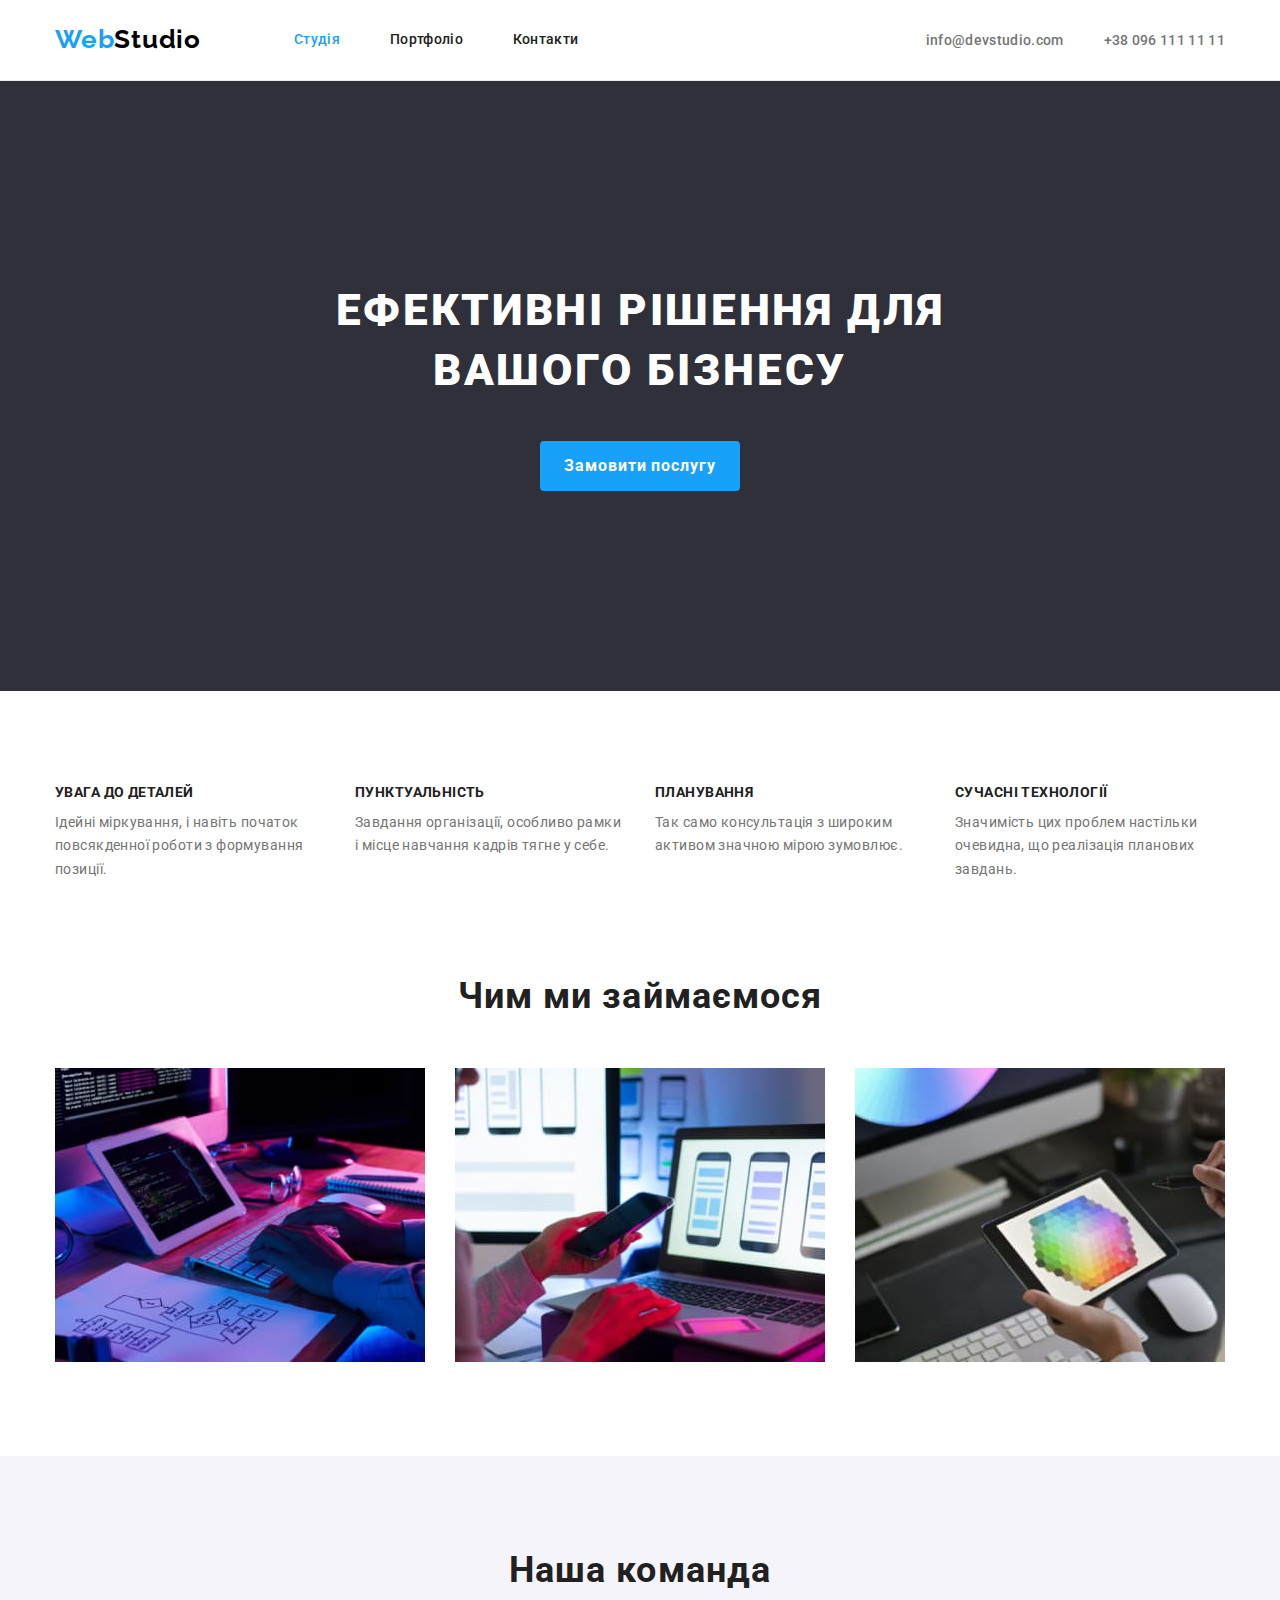
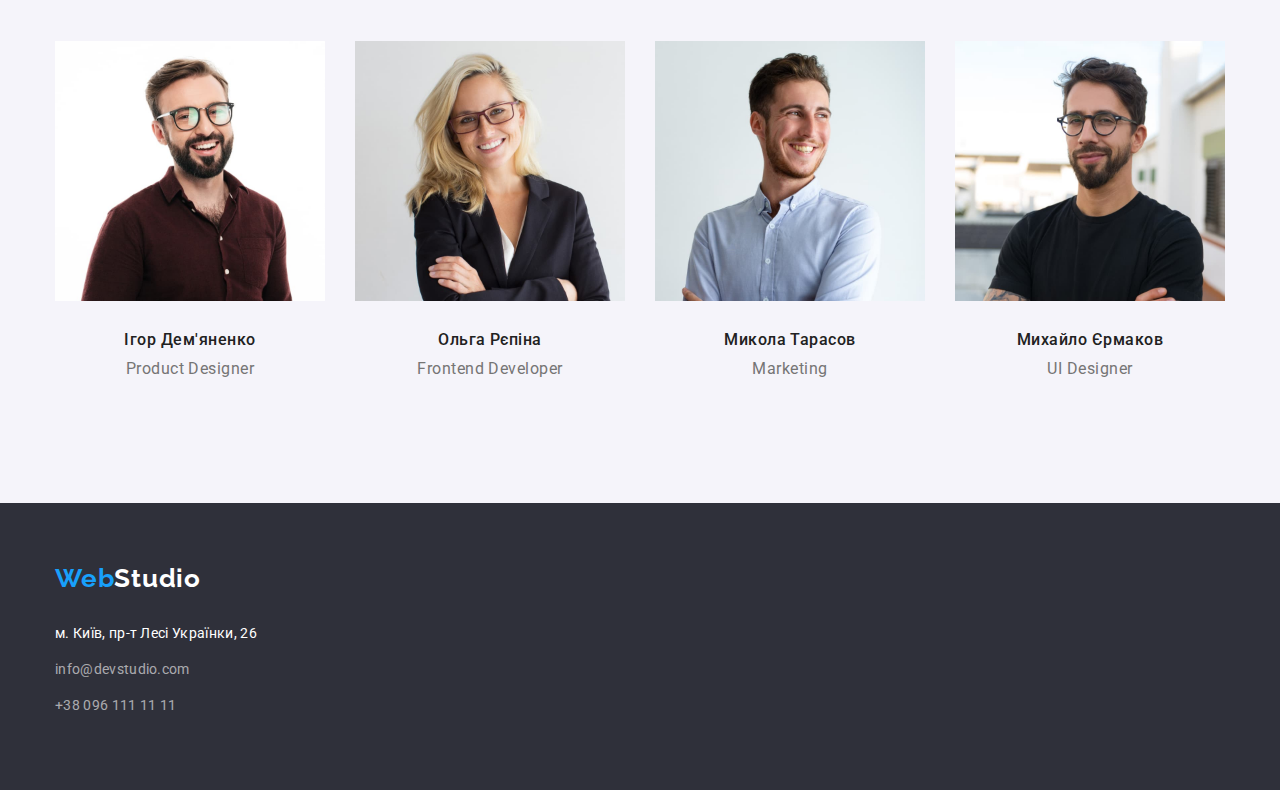
<file: index.html>
<!DOCTYPE html>
<html lang="uk">
  <head>
    <meta charset="UTF-8" />
    <meta http-equiv="X-UA-Compatible" content="IE=edge" />
    <meta name="viewport" content="width=device-width, initial-scale=1.0" />
    <title>Studio</title>
    <link rel="preconnect" href="https://fonts.googleapis.com" />
    <link rel="preconnect" href="https://fonts.gstatic.com" crossorigin />
    <link
      href="https://fonts.googleapis.com/css2?family=Raleway:wght@700&family=Roboto:wght@400;500;700;900&display=swap"
      rel="stylesheet"
    />
    <link
      rel="stylesheet"
      href="https://cdnjs.cloudflare.com/ajax/libs/modern-normalize/1.1.0/modern-normalize.min.css"
    />
    <link rel="stylesheet" href="./css/styles.css" />
  </head>
  <body>
    <header>
      <div class="container main-nav">
        <a href="./index.html" class="logo"
          ><span class="logo-first-text">Web</span
          ><span class="logo-nav-second-text">Studio</span></a
        >
        <nav>
          <ul class="site-nav list">
            <li class="item">
              <a href="./index.html" class="link current">Студія</a>
            </li>
            <li class="item">
              <a href="./portfolio.html" class="link">Портфоліо</a>
            </li>
            <li class="item"><a href="" class="link">Контакти</a></li>
          </ul>
        </nav>
        <ul class="contacts list">
          <li class="item">
            <a href="mailto:info@devstudio.com">info@devstudio.com</a>
          </li>
          <li class="item">
            <a href="tel:+380961111111">+38 096 111 11 11</a>
          </li>
        </ul>
      </div>
    </header>
    <main>
      <!-- секція герой -->

      <section class="hero">
        <div class="container">
          <h1 class="hero-title">Ефективні рішення для вашого бізнесу</h1>
          <button type="button" class="button hero-button">
            Замовити послугу
          </button>
        </div>
      </section>

      <section class="section">
        <div class="container">
          <h2 class="section-title visually-hidden">Наші переваги</h2>
          <ul class="features-list list">
            <li class="item">
              <h3 class="title">Увага до деталей</h3>
              <p class="text">
                Ідейні міркування, і навіть початок повсякденної роботи з
                формування позиції.
              </p>
            </li>
            <li class="item">
              <h3 class="title">Пунктуальність</h3>
              <p class="text">
                Завдання організації, особливо рамки і місце навчання кадрів
                тягне у себе.
              </p>
            </li>
            <li class="item">
              <h3 class="title">Планування</h3>
              <p class="text">
                Так само консультація з широким активом значною мірою зумовлює.
              </p>
            </li>
            <li class="item">
              <h3 class="title">Сучасні технології</h3>
              <p class="text">
                Значимість цих проблем настільки очевидна, що реалізація
                планових завдань.
              </p>
            </li>
          </ul>
        </div>
      </section>

      <section class="section">
        <div class="container">
          <h2 class="section-title">Чим ми займаємося</h2>
          <ul class="work-list list">
            <li class="image">
              <img src="./images/what-we-do-1.jpg" alt="Кодимо алгоритми" />
            </li>
            <li class="image">
              <img src="./images/what-we-do-2.jpg" alt="Розробляємо дизайн" />
            </li>
            <li class="image">
              <img src="./images/what-we-do-3.jpg" alt="Обираємо кольори" />
            </li>
          </ul>
        </div>
      </section>

      <section class="section members">
        <div class="container">
          <h2 class="section-title">Наша команда</h2>
          <ul class="members-list list">
            <li class="item">
              <img
                src="./images/team-photo-1.jpg"
                width="270"
                height="260"
                alt="Член команди"
              />
              <div class="teammate-description">
                <h3 class="teammate-name">Ігор Дем'яненко</h3>
                <p class="teammate-post">Product Designer</p>
              </div>
            </li>
            <li class="item">
              <img
                src="./images/team-photo-2.jpg"
                width="270"
                height="260"
                alt="Член команди"
              />
              <div class="teammate-description">
                <h3 class="teammate-name">Ольга Рєпіна</h3>
                <p class="teammate-post">Frontend Developer</p>
              </div>
            </li>
            <li class="item">
              <img
                src="./images/team-photo-3.jpg"
                width="270"
                height="260"
                alt="Член команди"
              />
              <div class="teammate-description">
                <h3 class="teammate-name">Микола Тарасов</h3>
                <p class="teammate-post">Marketing</p>
              </div>
            </li>
            <li class="item">
              <img
                src="./images/team-photo-4.jpg"
                width="270"
                height="260"
                alt="Член команди"
              />
              <div class="teammate-description">
                <h3 class="teammate-name">Михайло Єрмаков</h3>
                <p class="teammate-post">UI Designer</p>
              </div>
            </li>
          </ul>
        </div>
      </section>
    </main>

    <footer>
      <div class="container">
        <a href="./index.html" class="logo link">
          <span class="logo-first-text">Web</span
          ><span class="logo-foot-second-text">Studio</span>
        </a>

        <address>
          <ul class="list">
            <li class="link-contact">
              <a
                href="https://goo.gl/maps/D8XiGMWLW442jAMw8"
                target="_blank"
                rel="noopener noreferrer"
                class="footer-geolocation"
                >м. Київ, пр-т Лесі Українки, 26</a
              >
            </li>
            <li class="link-contact">
              <a href="mailto:info@devstudio.com" class="footer-contacts"
                >info@devstudio.com</a
              >
            </li>
            <li class="link-contact">
              <a href="tel:+380961111111" class="footer-contacts"
                >+38 096 111 11 11</a
              >
            </li>
          </ul>
        </address>
      </div>
    </footer>
  </body>
</html>
</file>
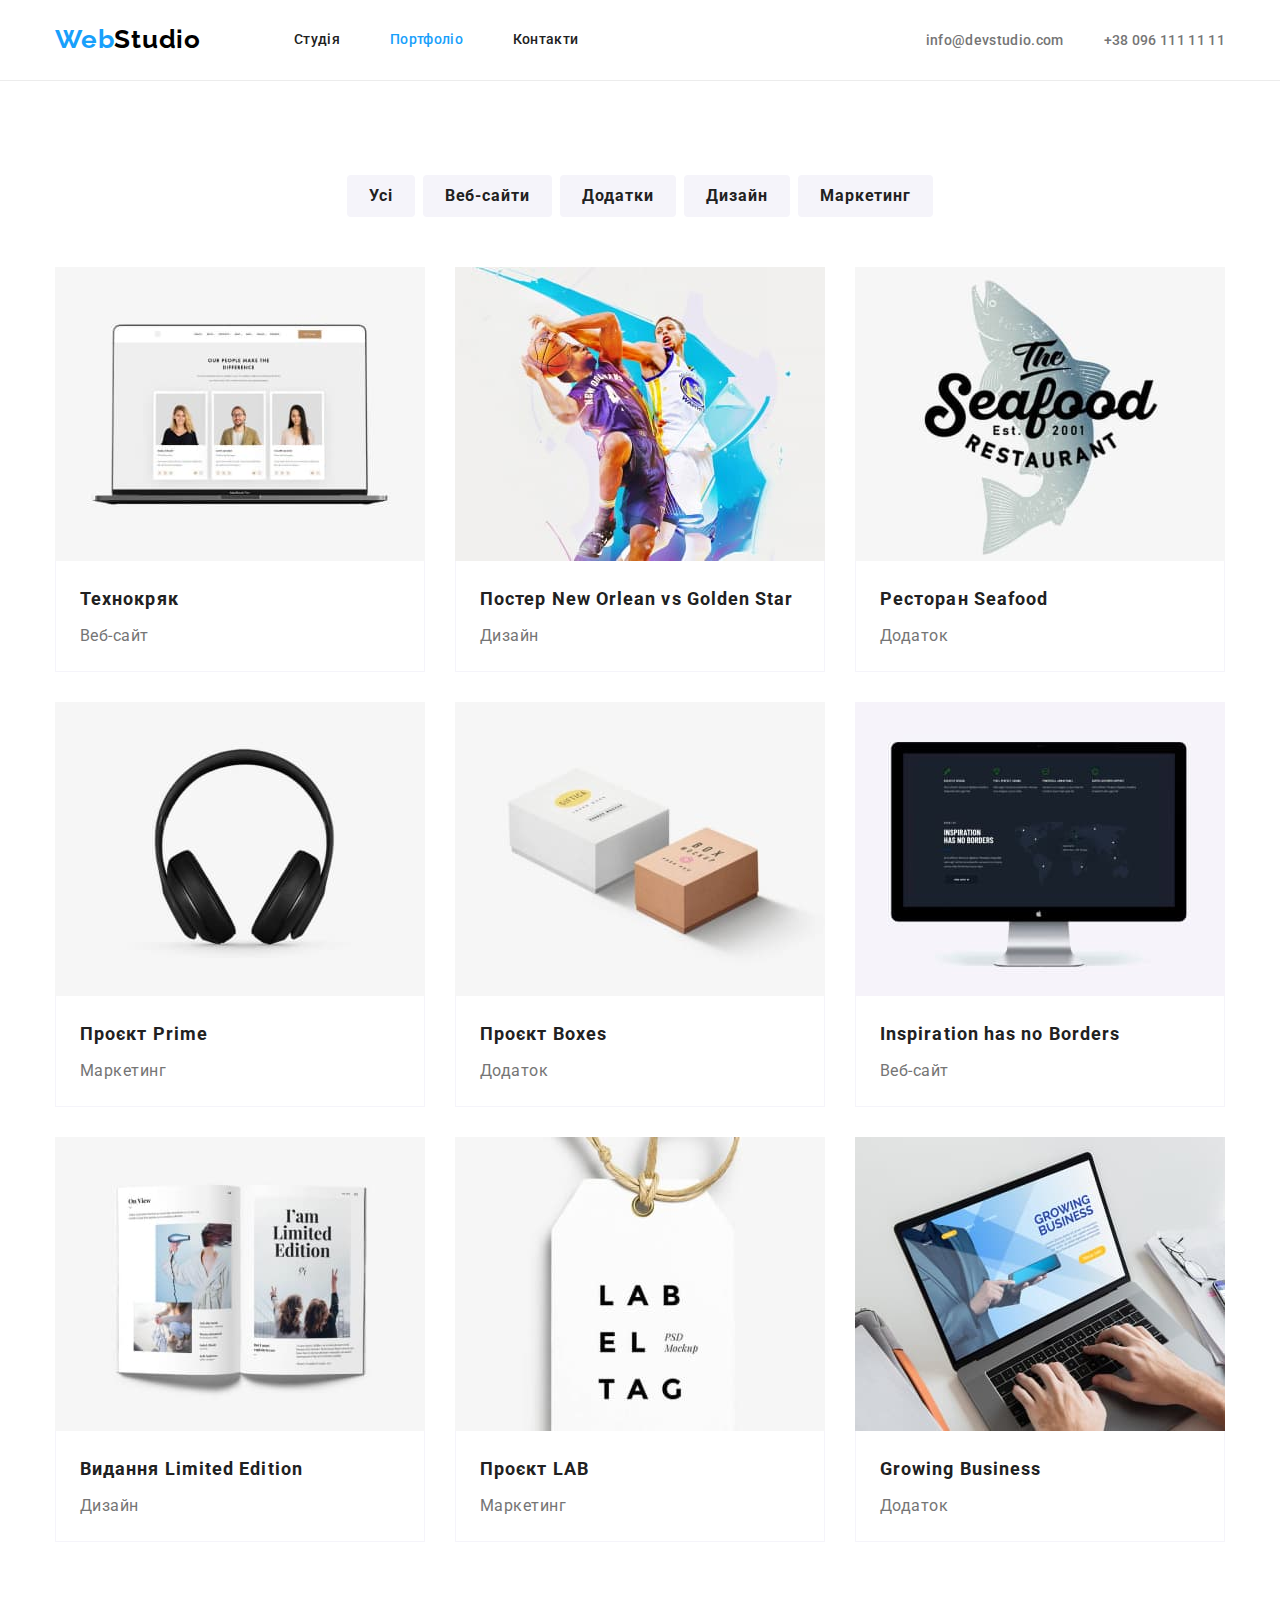
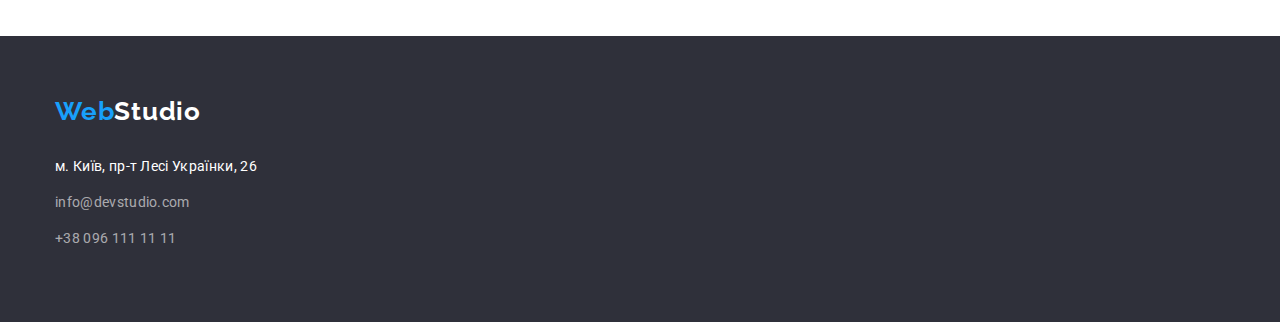
<file: portfolio.html>
<!DOCTYPE html>
<html lang="uk">
  <head>
    <meta charset="UTF-8" />
    <meta http-equiv="X-UA-Compatible" content="IE=edge" />
    <meta name="viewport" content="width=device-width, initial-scale=1.0" />
    <title>Studio</title>
    <link rel="preconnect" href="https://fonts.googleapis.com" />
    <link rel="preconnect" href="https://fonts.gstatic.com" crossorigin />
    <link
      href="https://fonts.googleapis.com/css2?family=Raleway:wght@700&family=Roboto:wght@400;500;700;900&display=swap"
      rel="stylesheet"
    />
    <link
      rel="stylesheet"
      href="https://cdnjs.cloudflare.com/ajax/libs/modern-normalize/1.1.0/modern-normalize.min.css"
    />
    <link rel="stylesheet" href="./css/styles.css" />
  </head>
  <body>
    <header>
      <div class="container main-nav">
        <a href="./index.html" class="logo"
          ><span class="logo-first-text">Web</span
          ><span class="logo-nav-second-text">Studio</span></a
        >
        <nav>
          <ul class="site-nav list">
            <li class="item"><a href="./index.html" class="link">Студія</a></li>
            <li class="item">
              <a href="./portfolio.html" class="link current">Портфоліо</a>
            </li>
            <li class="item"><a href="" class="link">Контакти</a></li>
          </ul>
        </nav>
        <ul class="contacts list">
          <li class="item">
            <a href="mailto:info@devstudio.com">info@devstudio.com</a>
          </li>
          <li class="item">
            <a href="tel:+380961111111">+38 096 111 11 11</a>
          </li>
        </ul>
      </div>
    </header>
    <main>
      <section class="section">
        <div class="container">
          <h1 class="section-title visually-hidden">Портфоліо</h1>

          <ul class="filter list">
            <li class="item">
              <button type="button" class="button filter-button current">
                Усі
              </button>
            </li>
            <li class="item">
              <button type="button" class="button filter-button">
                Веб-сайти
              </button>
            </li>
            <li class="item">
              <button type="button" class="button filter-button">
                Додатки
              </button>
            </li>
            <li class="item">
              <button type="button" class="button filter-button">Дизайн</button>
            </li>
            <li class="item">
              <button type="button" class="button filter-button">
                Маркетинг
              </button>
            </li>
          </ul>

          <ul class="portfolio list">
            <li class="item">
              <a href="">
                <img
                  src="./images/example-1.jpg"
                  alt="Приклад сайту"
                  width="370"
                />
                <div class="example-description">
                  <h2 class="portfolio-example">Технокряк</h2>
                  <p class="portfolio-text">Веб-сайт</p>
                </div>
              </a>
            </li>
            <li class="item">
              <a href="">
                <img
                  src="./images/example-2.jpg"
                  alt="Баскетбольний поєдинок"
                  width="370"
                />
                <div class="example-description">
                  <h2 class="portfolio-example">
                    Постер New Orlean vs Golden Star
                  </h2>
                  <p class="portfolio-text">Дизайн</p>
                </div></a
              >
            </li>
            <li class="item">
              <a href="">
                <img
                  src="./images/example-3.jpg"
                  alt="Логоип ресторану"
                  width="370"
                />
                <div class="example-description">
                  <h2 class="portfolio-example">Ресторан Seafood</h2>
                  <p class="portfolio-text">Додаток</p>
                </div></a
              >
            </li>
            <li class="item">
              <a href="">
                <img src="./images/example-4.jpg" alt="Навушники" width="370" />
                <div class="example-description">
                  <h2 class="portfolio-example">Проєкт Prime</h2>
                  <p class="portfolio-text">Маркетинг</p>
                </div></a
              >
            </li>
            <li class="item">
              <a href="">
                <img src="./images/example-5.jpg" alt="Коробки" width="370" />
                <div class="example-description">
                  <h2 class="portfolio-example">Проєкт Boxes</h2>
                  <p class="portfolio-text">Додаток</p>
                </div></a
              >
            </li>
            <li class="item">
              <a href="">
                <img
                  src="./images/example-6.jpg"
                  alt="Сайт з зображенням карти світу"
                  width="370"
                />
                <div class="example-description">
                  <h2 class="portfolio-example">Inspiration has no Borders</h2>
                  <p class="portfolio-text">Веб-сайт</p>
                </div></a
              >
            </li>
            <li class="item">
              <a href="">
                <img
                  src="./images/example-7.jpg"
                  alt="Розворот журналу"
                  width="370"
                />
                <div class="example-description">
                  <h2 class="portfolio-example">Видання Limited Edition</h2>
                  <p class="portfolio-text">Дизайн</p>
                </div></a
              >
            </li>
            <li class="item">
              <a href="">
                <img
                  src="./images/example-8.jpg"
                  alt="Ярлик з написом Lab el tag"
                  width="370"
                />
                <div class="example-description">
                  <h2 class="portfolio-example">Проєкт LAB</h2>
                  <p class="portfolio-text">Маркетинг</p>
                </div></a
              >
            </li>
            <li class="item">
              <a href="">
                <img
                  src="./images/example-9.jpg"
                  alt="Руки на клавіатурі ноутбука"
                  width="370"
                />
                <div class="example-description">
                  <h2 class="portfolio-example">Growing Business</h2>
                  <p class="portfolio-text">Додаток</p>
                </div></a
              >
            </li>
          </ul>
        </div>
      </section>
    </main>

    <footer>
      <div class="container">
        <a href="./index.html" class="logo link">
          <span class="logo-first-text">Web</span
          ><span class="logo-foot-second-text">Studio</span>
        </a>

        <address>
          <ul class="list">
            <li class="link-contact">
              <a
                href="https://goo.gl/maps/D8XiGMWLW442jAMw8"
                target="_blank"
                rel="noopener noreferrer"
                class="footer-geolocation"
                >м. Київ, пр-т Лесі Українки, 26</a
              >
            </li>
            <li class="link-contact">
              <a href="mailto:info@devstudio.com" class="footer-contacts"
                >info@devstudio.com</a
              >
            </li>
            <li class="link-contact">
              <a href="tel:+380961111111" class="footer-contacts"
                >+38 096 111 11 11</a
              >
            </li>
          </ul>
        </address>
      </div>
    </footer>
  </body>
</html>
</file>
<file: css/styles.css>
:root {
    --primary-text-color: #212121;
    --secondary-text-color: #757575;
    --accent-color: #18a0fb;
    --primary-bg-color: #ffffff;
    --secondary-bg-color: #2F303A;
    --filter-bg-color: #F5F4FA;

    --nav-logo-second-text-color: #000000;
}

/* задамо основні параметри для боді */
body {
    background-color: var(--primary-bg-color);
    color: var(--primary-text-color);
    font-family: 'Roboto', sans-serif;
    letter-spacing: 0.02em;
}

header {
    border-bottom: 1px solid #ECECEC;
}

nav {
    margin-left: 93px;
}

.list {
    margin: 0;
    padding: 0;
    list-style: none;
}

.container {
    width: 1200px;
    margin: 0 auto;
    padding: 0 15px;
}

h1,h2,h3,h4,h5,h6,p,ul{
    padding: 0;
    margin: 0;
}

.main-nav {
    display: flex;
    align-items: center;
    justify-content: center;
}

/* форматування логотипу (в навігації слово поділене на дві частини і у утері також) */
.logo {
        display: block;
    font-family: 'Raleway';
    font-size: 26px;
    font-weight: 700;
    text-decoration: none;
    
    line-height: 1.2;
    letter-spacing: 0.03em;
}

.logo-first-text {
    color: var(--accent-color);
}

.logo-nav-second-text {
    color: var(--nav-logo-second-text-color);
}

.logo-foot-second-text {
    color: var(--primary-bg-color);
}
/* кінець форматування логотипу */

/* форматування навігації */
.site-nav{
    display: flex;
}

.site-nav .item:not(:last-child){
    margin-right: 50px;
}

.site-nav .link {
    display: block;
    padding-top: 32px;
    padding-bottom: 32px;

    font-weight: 500;
    font-size: 14px;
    text-decoration: none;

    line-height: 1.14;
    color: #212121;
}

.site-nav .link:hover,
.site-nav .link:focus {
    color: var(--accent-color);
}

.contacts{
    display: flex;
    margin-left: auto;
}

.contacts .item:not(:last-child) {
    margin-right: 40px;
}

.contacts a {
    font-weight: 500;
    font-size: 14px;
    line-height: 1.14;
    text-decoration: none;
    color: #757575;
}

.contacts a:hover {
    color: var(--accent-color);
}

/* hero */
.hero {
    padding: 200px 0px;
    background: var(--secondary-bg-color);
    text-align: center;
}
.hero-title {
    margin-bottom: 40px;
    margin-left: auto;
    margin-right: auto;
    max-width: 696px;

    font-weight: 900;
    font-size: 44px;    
    line-height: 1.36;
    letter-spacing: 0.06em;
    text-transform: uppercase;
    color: var(--primary-bg-color);
}

/* button */
.button {
    font-family: inherit;
    font-weight: 700;
    font-size: 16px;
    line-height: 1.88;
    min-width: 216px;
    letter-spacing: 0.06em;

    border-radius: 4px;
    border: 0;
    cursor: pointer;
}

.hero-button {
    min-width: 200px;
    min-height: 50px;
    color: var(--primary-bg-color);
    background-color: var(--accent-color);
}

.features-list{
    display: flex;
    flex-wrap: wrap;
}

.features-list .title {
    margin-top: 0px;
    margin-bottom: 10px;

    font-weight: 700;
    font-size: 14px;
    text-decoration: none;

    line-height: 1.14;
    letter-spacing: 0.03em;
    text-transform: uppercase;
    color: var(--primary-text-color);
}

.features-list .item{
    width: calc((100% - 90px) / 4);
    margin-right: 30px;
}

.features-list .item:nth-child(4n){
    margin-right: 0px;
}

.features-list .text {
    margin-top: 0px;
    margin-bottom: 0px;

    font-size: 14px;
    text-decoration: none;
    line-height: 1.7;
    letter-spacing: 0.03em;
    color: var(--secondary-text-color);
}

/* section */
.section {
    padding-top: 94px;
    padding-bottom: 94px;
}

.section:nth-child(3){
    padding-top: 0px;
}

.section-title {
    margin-top: 0px;
    margin-bottom: 50px;
    font-weight: 700;
    font-size: 36px;
    
    line-height: 1.16;
    text-align: center;
    letter-spacing: 0.03em;
    color: var(--primary-text-color);
}

.work-list{
    display: flex;
    flex-wrap: wrap;
    min-width: 370px;
    gap: 30px;
}

.members{
    background-color: var(--filter-bg-color);
}

.members-list {
    display: flex;
    flex-wrap: wrap;
    margin: -15px;
}

.members-list .item{
    width: 270px;
    margin: 15px;
}

img {
    display: block;
    max-width: 100%;
    height: auto;
}

.teammate-description{
    padding-bottom: 30px;
    padding-top: 30px;
}

.teammate-name {
    margin-bottom: 10px;
    font-weight: 500;
    font-size: 16px;
    line-height: 1.18;
    text-align: center;
    letter-spacing: 0.03em;
    color: var(--primary-text-color);
}

.teammate-post {
    font-size: 16px;
    line-height: 1.18;
    text-align: center;
    letter-spacing: 0.03em;
    color: var(--secondary-text-color);
}

footer {
    display: block;
    padding-top: 60px;
    padding-bottom: 60px;
    background: var(--secondary-bg-color);
}

footer a:first-child{
    margin-bottom: 28px;
}

.footer-geolocation  {
    padding-left: 215;
    font-size: 14px;
    line-height: 1.7;
    text-decoration: none;
    font-style: normal;

    color: var(--primary-bg-color);
}

.footer-contacts{
    font-size: 14px;
    line-height: 1.7;
    text-decoration: none;
    font-style: normal;
    color: rgba(255, 255, 255, 0.6);
}

.footer-geolocation:hover,
.footer-geolocation:focus,
.footer-contacts:hover,
.footer-contacts:focus {
    color: var(--accent-color);
}

.link-contact {
    margin-bottom: 12px;
}


.site-nav .current {
    color: var(--accent-color);
}

/* site-page potfolio */

.filter {
    display: flex;
    justify-content: center;
    margin-bottom: 50px;
}

.filter-button {
    min-width: 67px;
    padding: 6px 22px;
    color: var(--primary-text-color);
    background-color: var(--filter-bg-color);
}

.filter > .item:not(:first-child) {
    margin-left: 8px;
}

.filter-button:hover,
.filter-button:focus {
    color: var(--primary-bg-color);
    background-color: var(--accent-color);
}

.portfolio{
    display: flex;
    flex-wrap: wrap;
    margin: -15px;
}

.portfolio a {
    text-decoration: none;
}

.portfolio > .item{
    width: 370px;
    margin: 15px;
}

.portfolio-example {
    margin-bottom: 4px;

    font-weight: 700;
    font-size: 18px;
    line-height: 2.0;

    letter-spacing: 0.06em;
    color: var(--primary-text-color);
}

.portfolio-text {
    font-size: 16px;
    line-height: 1.87;

    letter-spacing: 0.03em;
    color: var(--secondary-text-color);
}

.example-description{
    padding: 20px 24px;
    border-bottom: 1px solid var(--filter-bg-color);
    border-left: 1px solid var(--filter-bg-color);
    border-right: 1px solid var(--filter-bg-color);
}


.visually-hidden {
    position: absolute;
    white-space: nowrap;
    width: 1px;
    height: 1px;
    overflow: hidden;
    border: 0;
    padding: 0;
    clip: rect(0 0 0 0);
    clip-path: inset(50%);
    margin: -1px;
}
</file>
